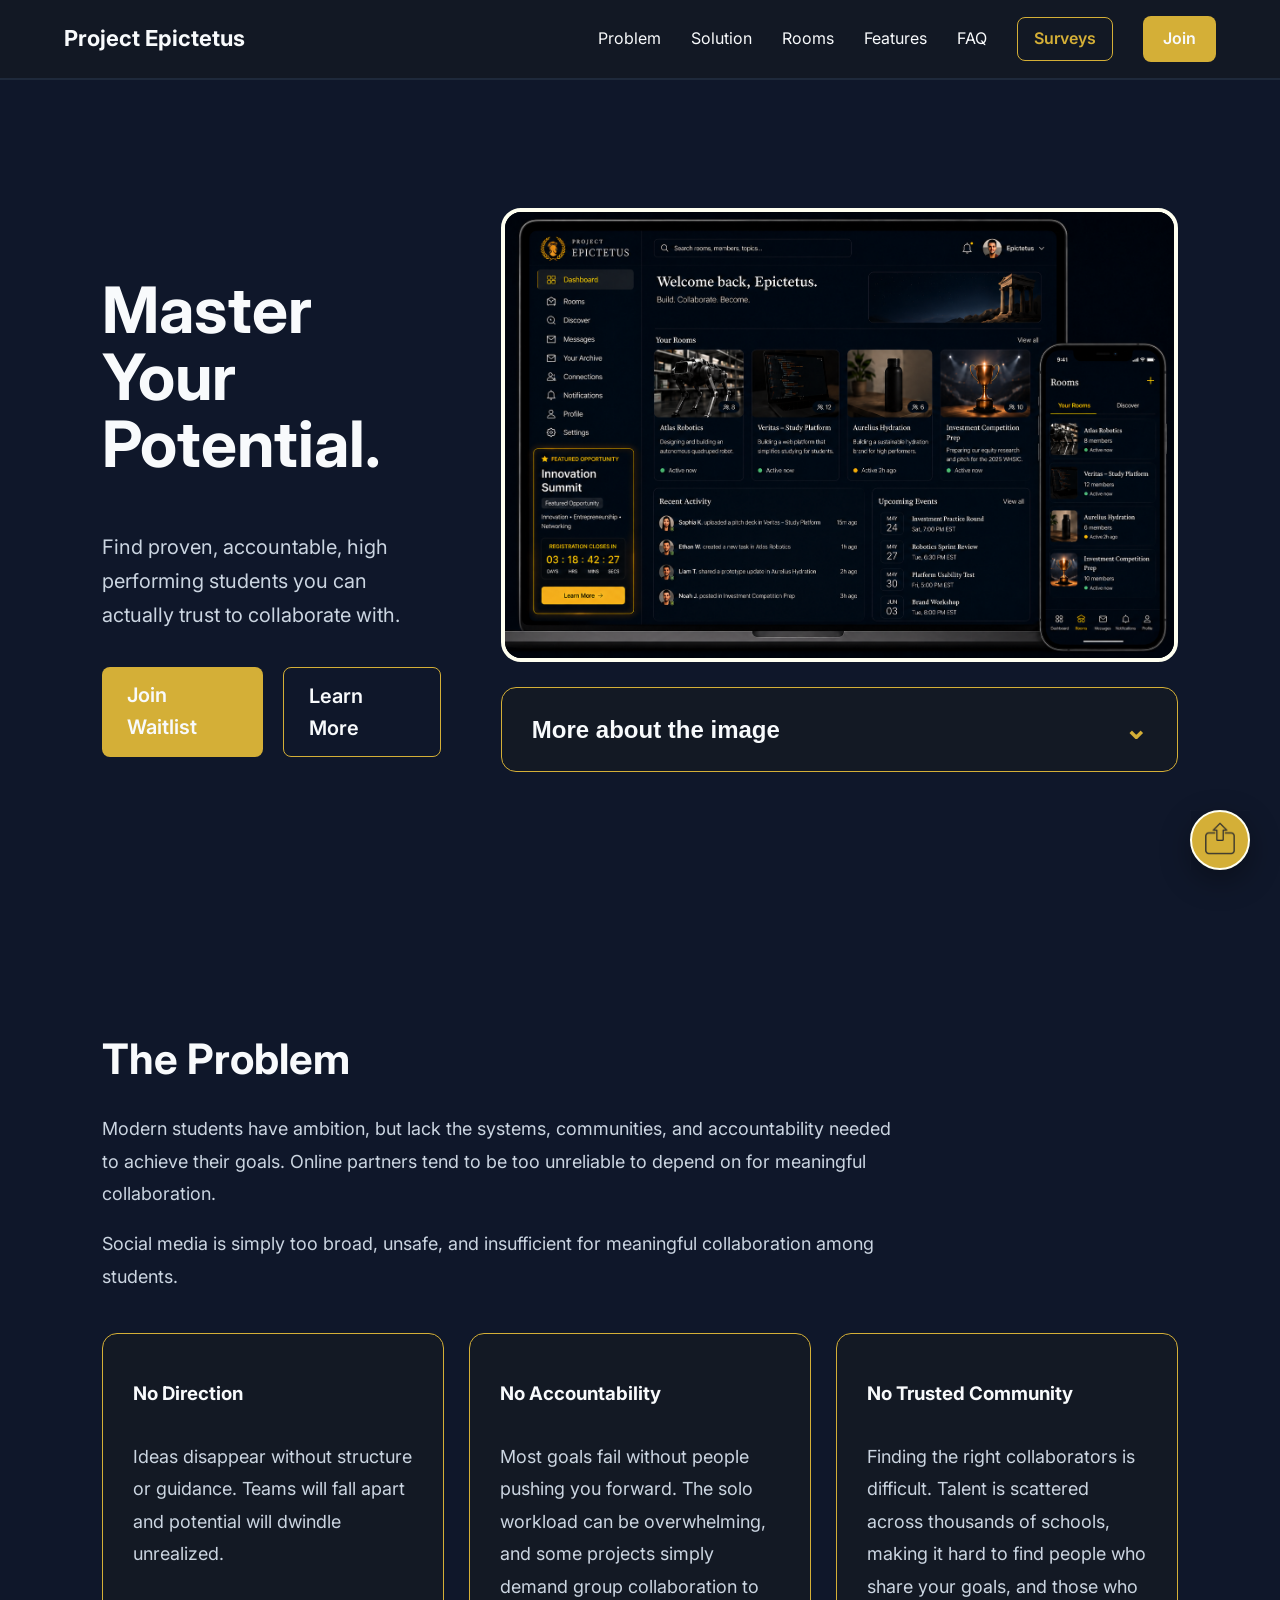
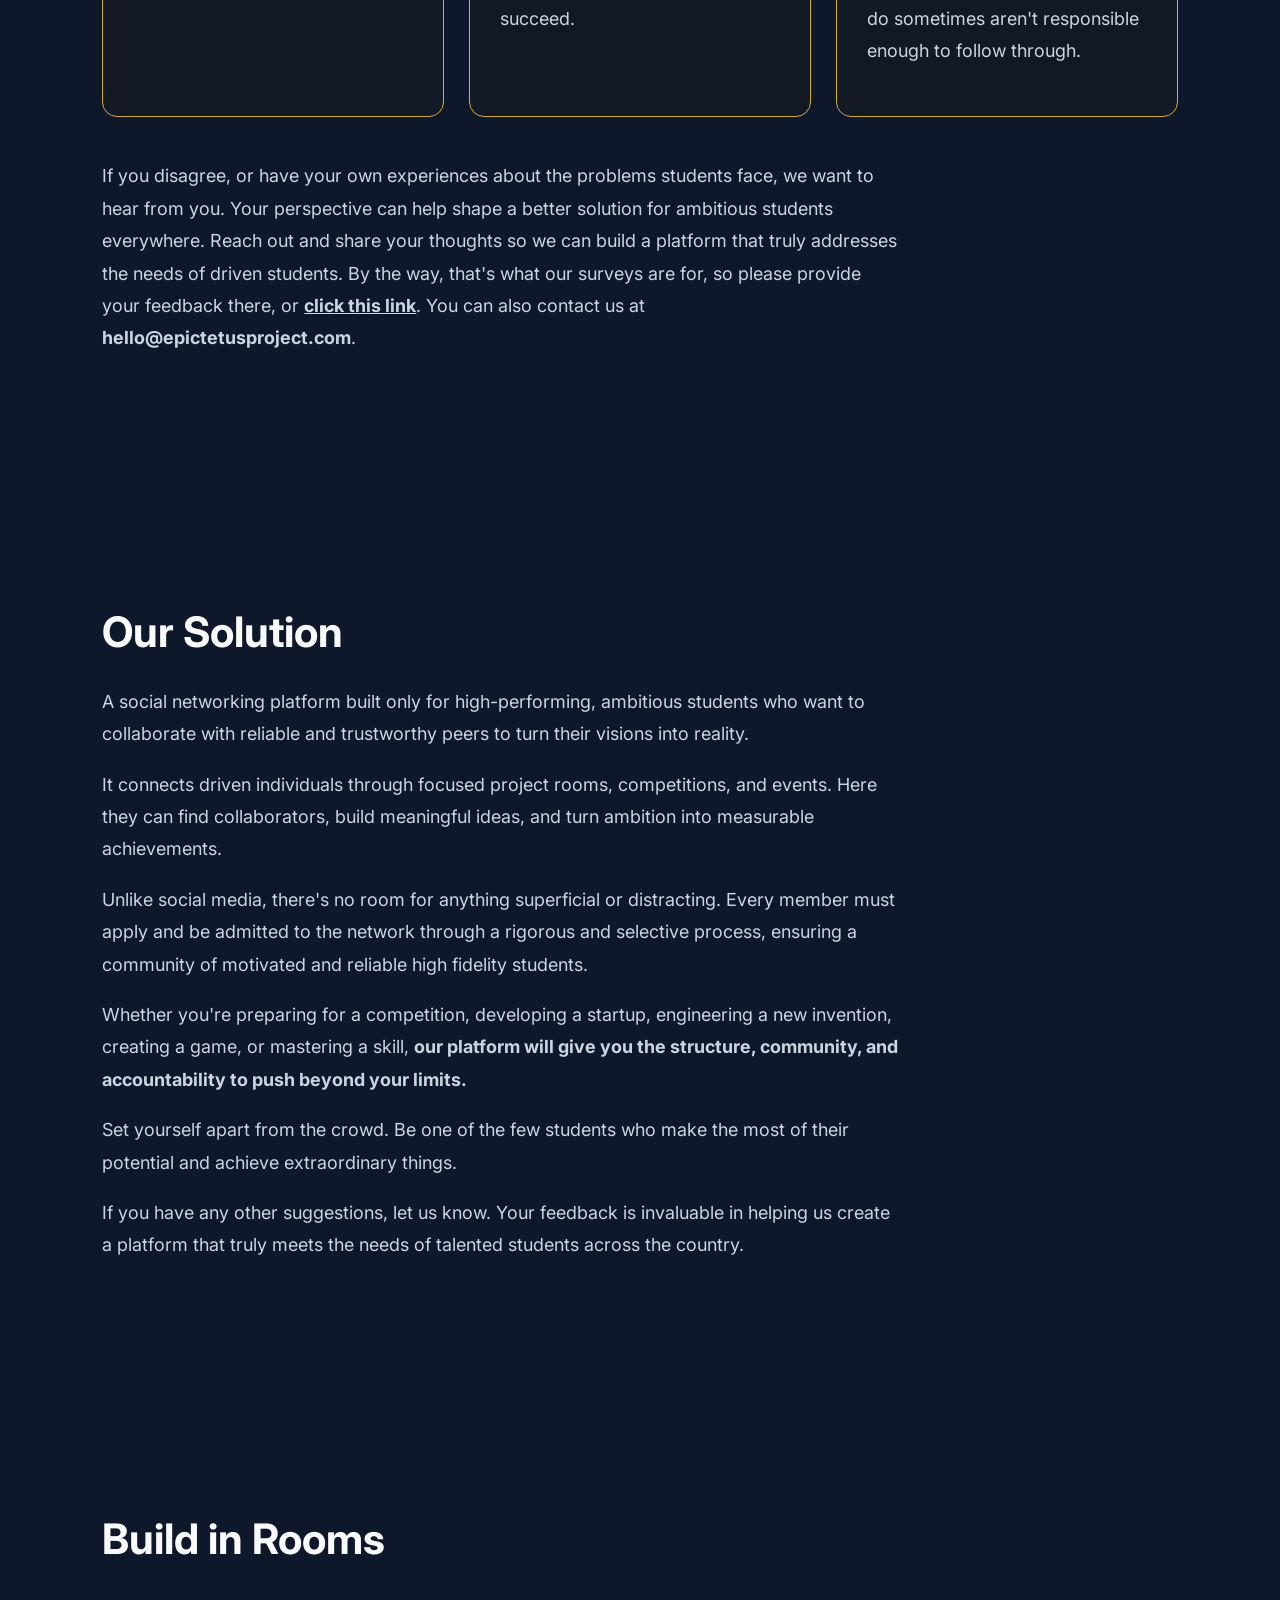
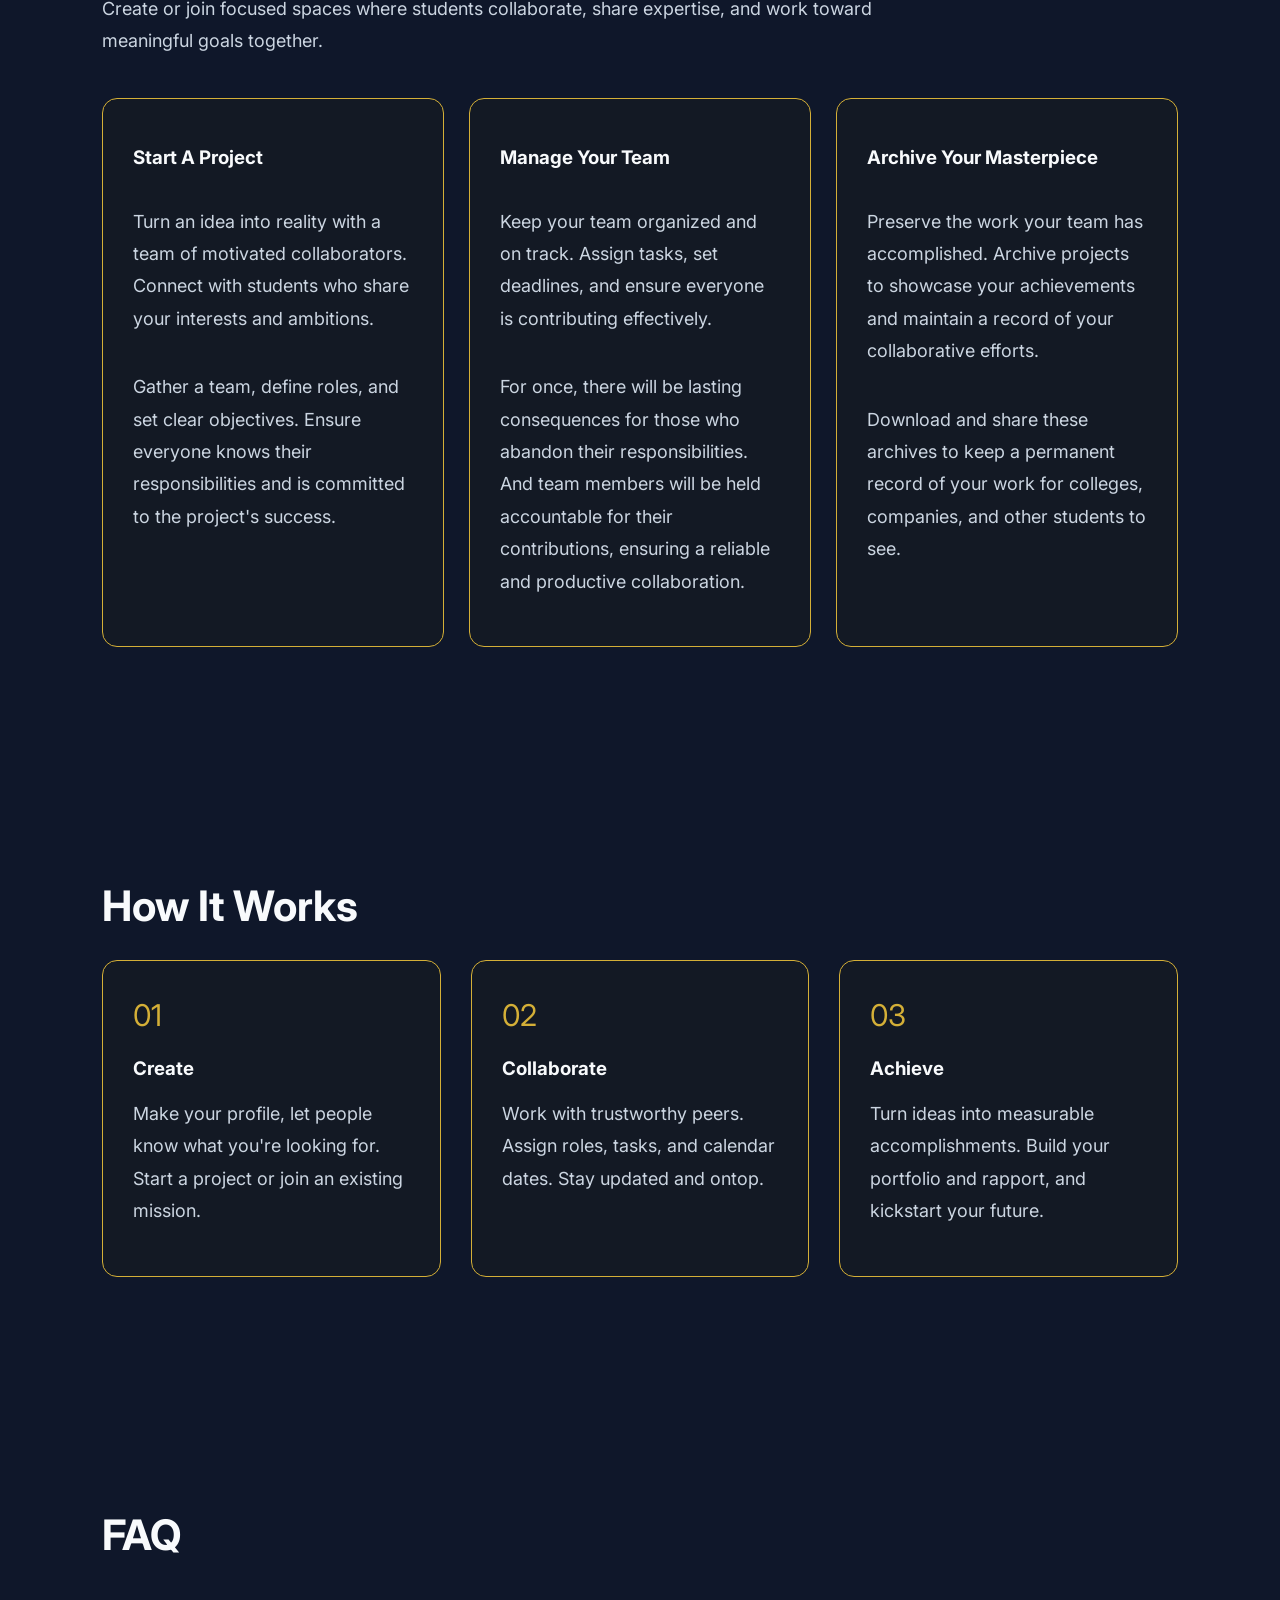
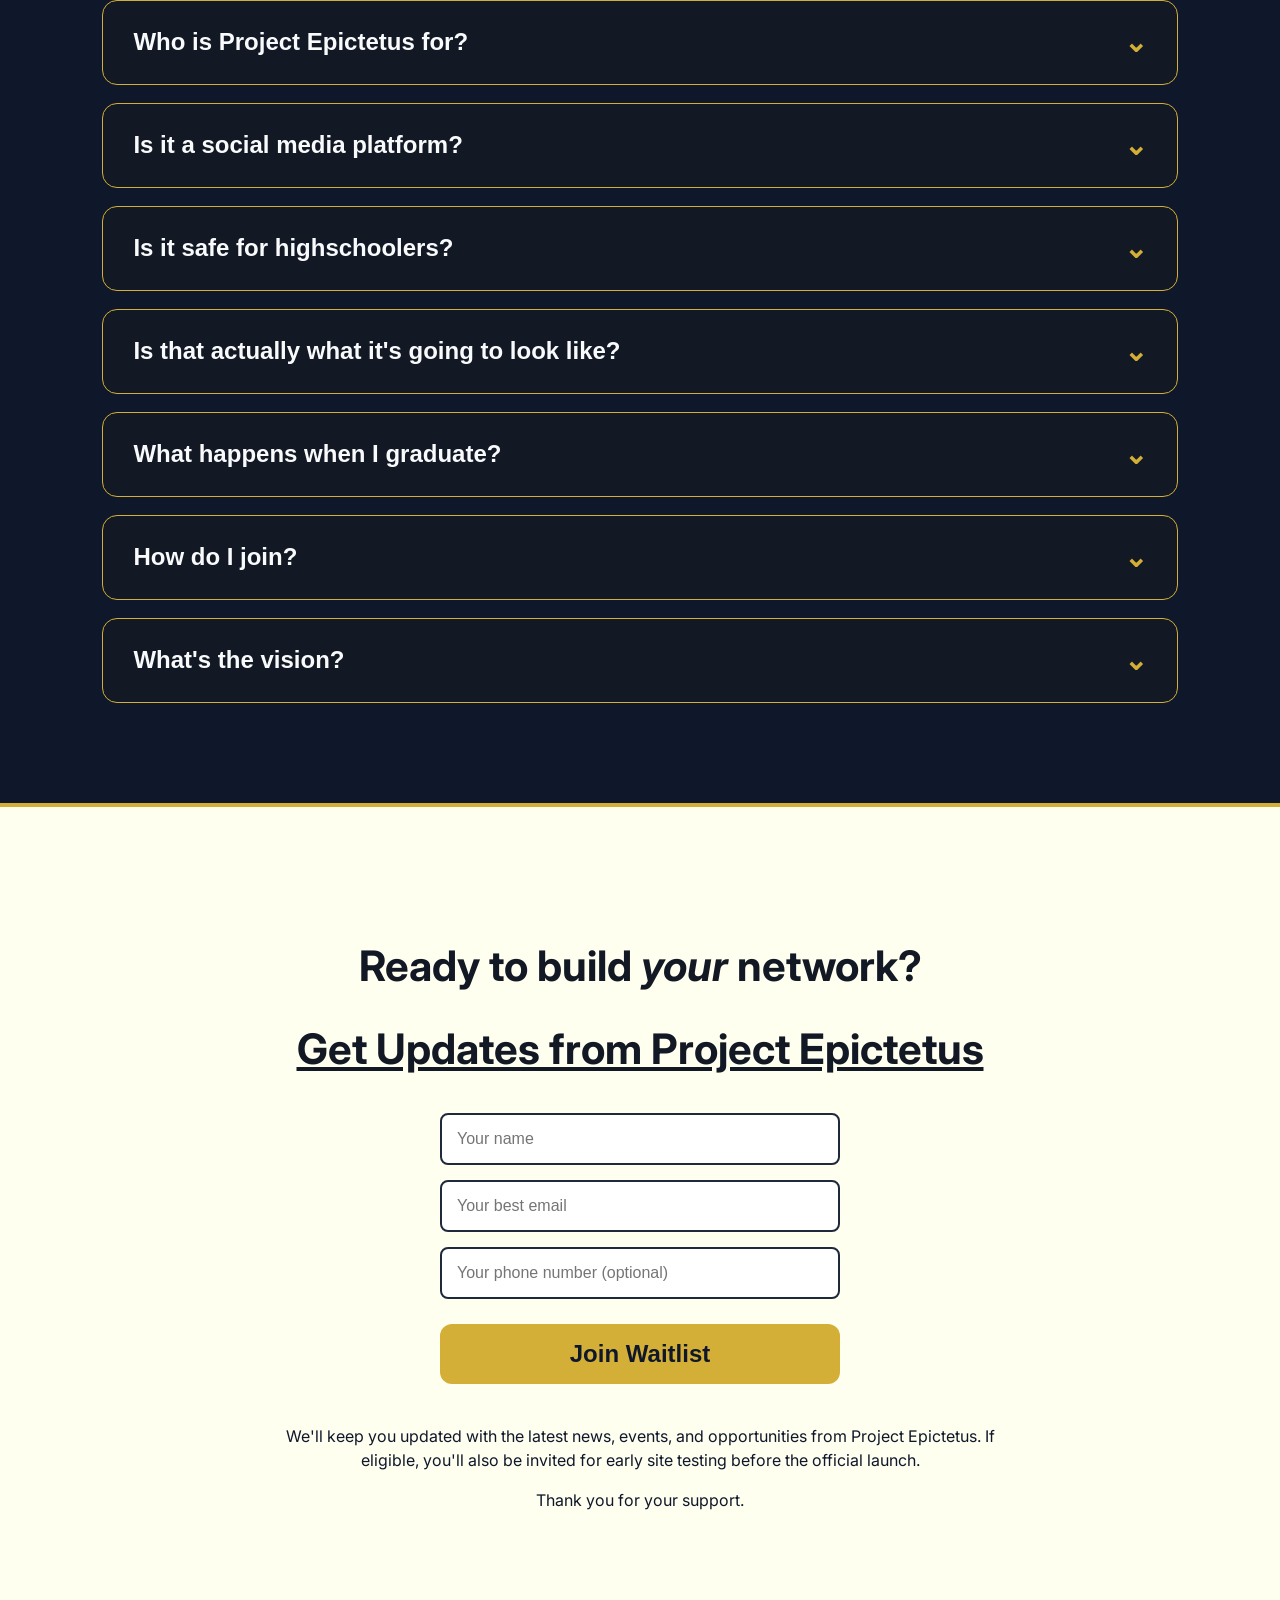
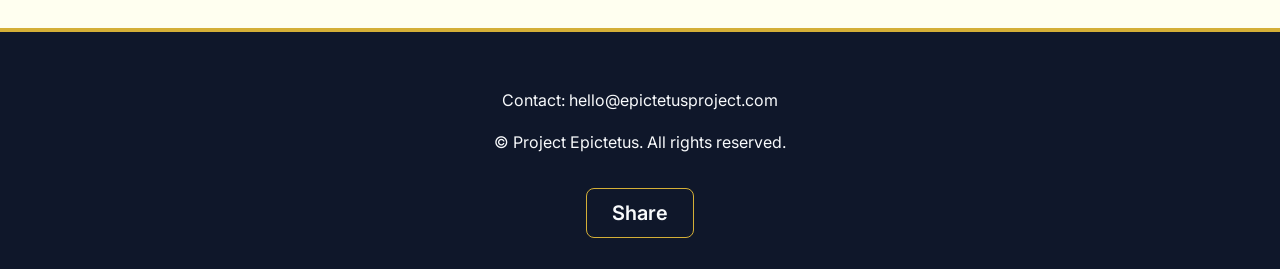
<file: index.html>
<!DOCTYPE html>
<html lang="en">
<head>
    <!-- Google tag (gtag.js) -->
    <script async src="https://www.googletagmanager.com/gtag/js?id=G-EL87YCY7WW"></script>
    <script>
        window.dataLayer = window.dataLayer || [];
        function gtag(){dataLayer.push(arguments);}
        gtag('js', new Date());

        gtag('config', 'G-EL87YCY7WW');
    </script>
    <meta charset="UTF-8">
    <meta name="viewport" content="width=device-width, initial-scale=1.0">
    <meta name="description" content="Project Epictetus connects trustworthy ambitious students to collaborate, build projects, and turn ideas into achievements.">
    <meta name="keywords" content="student collaboration, student entrepreneurs, competitions, projects, ambitious students">
    <meta name="author" content="Project Epictetus">
    <meta property="og:title" content="Project Epictetus">
    <meta property="og:description" content="A community for driven students to turn ambition into action.">
    <meta property="og:image" content="https://epictetusproject.com/imgs/dashboard-showcase.png">
    <meta property="og:url" content="https://epictetusproject.com">

    <title>Project Epictetus</title>
    <link rel="icon" type="image/png" href="imgs/favicon.png">
    <link rel="preconnect" href="https://fonts.googleapis.com">
    <link rel="preconnect" href="https://fonts.gstatic.com" crossorigin>
    <link href="https://fonts.googleapis.com/css2?family=Inter:wght@400;500;600;700;800&display=swap" rel="stylesheet">

    <link rel="stylesheet" href="styles.css">
</head>

<body>

<header>
    <div class="logo">
        <a href="./">Project Epictetus</a>
    </div>

    <nav>
        <a href="#problem">Problem</a>
        <a href="#solution">Solution</a>
        <a href="#rooms">Rooms</a>
        <a href="#features">Features</a>
        <a href="#faq">FAQ</a>
        <a 
            href="/research/" 
            class="survey-button"
        >
            Surveys
        </a>
        <a href="#join" class="button">Join</a>
    </nav>
</header>


<main>

<section class="hero">

    <div class="hero-text">

        <h1>
            Master Your Potential.
        </h1>

        <p>
            Find proven, accountable, high performing students you can actually trust to collaborate with.
        </p>

        <div class="hero-buttons">
            <a href="#join" class="button">
                Join Waitlist
            </a>

            <a href="#problem" class="button secondary">
                Learn More
            </a>
            
        </div>
        
    </div>


    <div class="hero-image">
        <img src="imgs/dashboard-showcase.png" alt="Project Epictetus dashboard">
        <br>
        <div class="faq-item">
            <button class="faq-question">
                <h3>More about the image</h3>
                <span class="faq-arrow">⌄</span>
            </button>
            <div class="faq-answer">
                 <p>
                    <b>This is an AI generated mockup made solely for illustrative purposes and does not represent the final design.</b> The dashboard showcases how students can manage projects, track progress, and collaborate effectively within Project Epictetus. The final design will be developed by professionals and tailored to community feedback.
                </p>
            </div>
        </div>
    </div>

</section>



<section id="problem">

    <h2>The Problem</h2>

    <p>
    Modern students have ambition, but lack the systems,
    communities, and accountability needed to achieve their goals. Online partners tend to be too unreliable to depend on for meaningful collaboration.
    </p>

    <p>
        Social media is simply too broad, unsafe, and insufficient for meaningful collaboration among students.
    </p>

    <div class="cards">

    <div>
    <h3>No Direction</h3>
    <p>Ideas disappear without structure or guidance. Teams will fall apart and  potential will dwindle unrealized.</p>
    </div>

    <div>
    <h3>No Accountability</h3>
    <p>Most goals fail without people pushing you forward. The solo workload can be overwhelming, and some projects simply demand group collaboration to succeed.</p>
    </div>

    <div>
    <h3>No Trusted Community</h3>
    <p>Finding the right collaborators is difficult. Talent is scattered across thousands of schools, making it hard to find people who share your goals, and those who do sometimes aren't responsible enough to follow through.</p>
    </div>
    </div>
    <br>
    <p>
        If you disagree, or have your own experiences about the problems students face, we want to hear from you. Your perspective can help shape a better solution for ambitious students everywhere. Reach out and share your thoughts so we can build a platform that truly addresses the needs of driven students. By the way, that's what our surveys are for, so please provide your feedback there, or <b><a href="/research/"><u>click this link</u></a></b>. You can also contact us at <b><a href="mailto:contact@epictetus.com">hello@epictetusproject.com</a></b>.
    </p>

</section>



<section id="solution">

    <h2>Our Solution</h2>

    <p>A social networking platform built only for high-performing, ambitious students who want to collaborate with reliable and trustworthy peers to turn their visions into reality.</p>

    <p>
        It connects driven individuals through focused project rooms, competitions, and events. Here they can find
        collaborators, build meaningful ideas, and turn ambition into measurable achievements.
    </p>

    <p>
        Unlike social media, there's no room for anything superficial or distracting. Every member must apply and be admitted to the network through a rigorous and selective process, ensuring a community of motivated and reliable high fidelity students.
    </p>
    <p>
        Whether you're preparing for a competition, developing a startup, engineering a new
        invention, creating a game, or mastering a skill, <b>our platform will give you the structure, community, and
        accountability to push beyond your limits.</b>
    </p>
    <p>
        Set yourself apart from the crowd. Be one of the few students who make the most of their potential and achieve extraordinary things.
    </p>
    <p>
        If you have any other suggestions, let us know. Your feedback is invaluable in helping us create a platform that truly meets the needs of talented students across the country.</p>

</section>



<section id="rooms">

    <h2>Build in Rooms</h2>

    <p>
        Create or join focused spaces where students collaborate,
        share expertise, and work toward meaningful goals together.
    </p>

    <div class="cards">

        <div>
            <h3>Start A Project</h3>
            <p>
                Turn an idea into reality with a team of motivated collaborators. Connect with students who share your interests and ambitions.
            </p>
            <p>
                Gather a team, define roles, and set clear objectives. Ensure everyone knows their responsibilities and is committed to the project's success.
            </p>
        </div>

        <div>
            <h3>Manage Your Team</h3>
            <p>
                Keep your team organized and on track. Assign tasks, set deadlines, and ensure everyone is contributing effectively.
            </p>
            <p>
                For once, there will be lasting consequences for those who abandon their responsibilities. And team members will be held accountable for their contributions, ensuring a reliable and productive collaboration.
            </p>
        </div>

        <div>
            <h3>Archive Your Masterpiece</h3>
            <p>
                Preserve the work your team has accomplished. Archive projects to showcase your achievements and maintain a record of your collaborative efforts.
            </p>
            <p>
                Download and share these archives to keep a permanent record of your work for colleges, companies, and other students to see.
            </p>
        </div>

    </div>

</section>



<section id="features">

    <h2>How It Works</h2>

    <div class="steps">

    <div>
    <span>01</span>
    <h3>Create</h3>
    <p>Make your profile, let people know what you're looking for. Start a project or join an existing mission.</p>
    </div>


    <div>
    <span>02</span>
    <h3>Collaborate</h3>
    <p>Work with trustworthy peers. Assign roles, tasks, and calendar dates. Stay updated and ontop.</p>
    </div>


    <div>
    <span>03</span>
    <h3>Achieve</h3>
    <p>Turn ideas into measurable accomplishments. Build your portfolio and rapport, and kickstart your future.</p>
    </div>

    </div>

</section>



<section id="faq">

    <h2>FAQ</h2>

    <div class="faq">

        <div class="faq-item">
            <button class="faq-question">
                <h3>Who is Project Epictetus for?</h3>
                <span class="faq-arrow">⌄</span>
            </button>
            <div class="faq-answer">
                <p>
                    Students who want to accomplish more, but don't have a trustworthy community to collaborate with. Modern online methods hold no accountability on deserters, and people can easily abandon their responsibilities without consequences, leaving some with no choice but to work alone.
                </p>
            </div>
        </div>

        <div class="faq-item">
            <button class="faq-question">
                <h3>Is it a social media platform?</h3>
                <span class="faq-arrow">⌄</span>
            </button>
            <div class="faq-answer">
                <p>
                    No. It is designed around meaningful projects and collaboration. Social media is intentionally left out to keep the focus on real work and meaningful connections. To enter, one must be recommended, apply, and be admitted through a highly selective process.
                </p>
            </div>
        </div>

        <div class="faq-item">
            <button class="faq-question">
                <h3>Is it safe for highschoolers?</h3>
                <span class="faq-arrow">⌄</span>
            </button>
            <div class="faq-answer">
                <p>
                    Yes. With the platform being designed specially for students, safety is our top priority. There will be no private messages and no unauthorized links. Everything will be moderated hands-on, and the rigorous admissions process will ensure that only verified students can join.
                </p>
                <p>
                    And yes, your work will still be kept private. Sensitive information is protected to prevent malicious competition from sabotaging your projects or stealing your ideas.
                </p>
            </div>
        </div>

        <div class="faq-item">
            <button class="faq-question">
                <h3>Is that actually what it's going to look like?</h3>
                <span class="faq-arrow">⌄</span>
            </button>
            <div class="faq-answer">
                <p>
                    The platform is currently being developed. This preview represents the experience we are building toward, not the design we're creating yet. The final design will be developed by professionals, and tailored to community feedback.
                </p>
            </div>
        </div>

        <div class="faq-item">
            <button class="faq-question">
                <h3>What happens when I graduate?</h3>
                <span class="faq-arrow">⌄</span>
            </button>
            <div class="faq-answer">
                <p>
                    Those who graduate will be entered into the Alumni Network, where they can continue to access opportunities, network with professionals, mentor current students, and leverage the community for their future professional endeavors.
                </p>
            </div>
        </div>

        <div class="faq-item">
            <button class="faq-question">
                <h3>How do I join?</h3>
                <span class="faq-arrow">⌄</span>
            </button>
            <div class="faq-answer">
                <p>
                    You can join by signing up for the waitlist through the form provided in the
                    <a href="#join"><b><u>Join Project Epictetus</u></b></a>
                    section. Once you submit your information, you'll be notified for early access, and be able to test the platform before it is widely available to applications across the country. <b>Any personal information you list will be kept confidential and used solely for the purpose of managing the waitlist and notifying you about the platform.</b>
                </p>
            </div>
        </div>

        <div class="faq-item">
            <button class="faq-question">
                <h3>What's the vision?</h3>
                <span class="faq-arrow">⌄</span>
            </button>
            <div class="faq-answer">
                <p>
                    To create a prestigious network for talented students who refuse to be held back by where they are or who they know. We plan to have community events, sponsored competitions, partnered internship opportunities, and top-college partnerships.
                </p>
            </div>
        </div>

    </div>

</section>



<section id="join" class="cta">

    <div id="join-content">

        <h2>
            Ready to build <i>your</i> network?
        </h2>

        <h2>
            <u>Get Updates from Project Epictetus</u>
        </h2>

        <form 
            id="join-form"
            action="https://formspree.io/f/mdaqwrvw"
            method="POST"
        >

            <input 
                type="hidden"
                name="_subject"
                value="New Project Epictetus Waitlist Signup"
            >

            <input 
                type="text"
                name="name"
                placeholder="Your name"
                required
            >

            <input 
                type="email"
                name="email"
                placeholder="Your best email"
                required
            >

            <input
                type="tel"
                name="phone"
                placeholder="Your phone number (optional)"
            >

            <button type="submit" class="final-join">
                Join Waitlist
            </button>

        </form>
        <h3 class="under-waitlist-message">
            We'll keep you updated with the latest news, events, and opportunities from Project Epictetus. If eligible, you'll also be invited for early site testing before the official launch.
        </h3>
        <h3 class="under-waitlist-message">
            Thank you for your support.
        </h3>
    </div>

</section>

</main>



<footer>

    <p>
        Contact:
        <a href="mailto:hello@epictetusproject.com">
            hello@epictetusproject.com
        </a>
    </p>

    <p>
        © Project Epictetus. All rights reserved.
    </p>
    <br>
    <a href="#" class="button secondary" id="share-button">
        Share
    </a>
</footer>
<button id="share-fab" aria-label="Share">
    <img src="imgs/share-icon.png" alt="">
</button>
<script type="module" src="submit.js"></script>
</body>
</html>
</file>
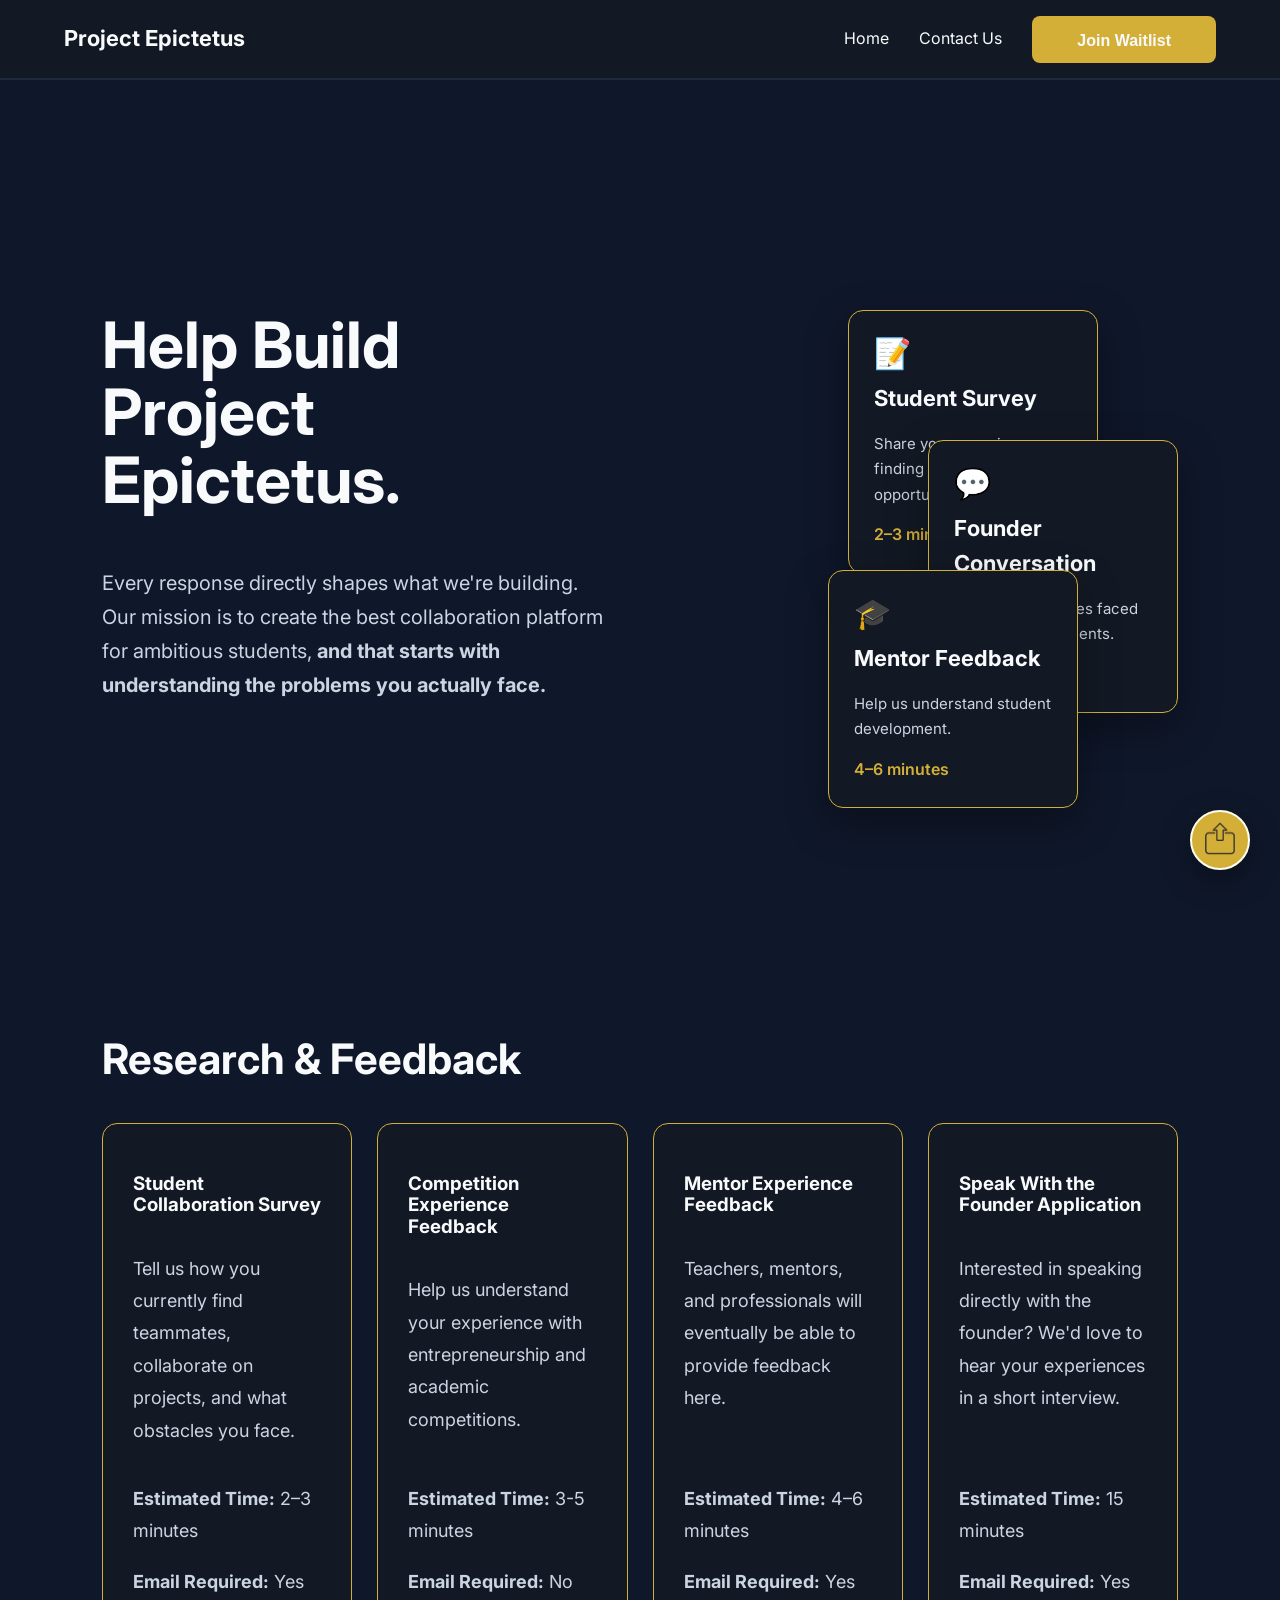
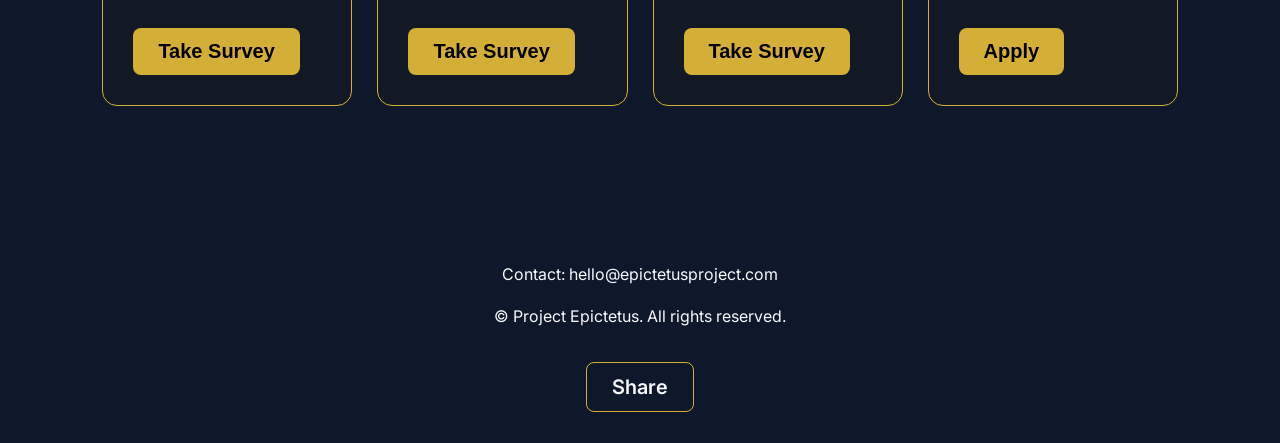
<file: research/index.html>
<!DOCTYPE html>
<html lang="en">

<head>

    <meta charset="UTF-8">
    <meta name="viewport" content="width=device-width, initial-scale=1.0">

    <title>Research | Project Epictetus</title>

    <link rel="icon" type="image/png" href="../imgs/favicon.png">
    <link rel="stylesheet" href="../styles.css">

    <link rel="preconnect" href="https://fonts.googleapis.com">
    <link rel="preconnect" href="https://fonts.gstatic.com" crossorigin>

    <link href="https://fonts.googleapis.com/css2?family=Inter:wght@400;500;600;700;800&display=swap" rel="stylesheet">

</head>

<body>

<header>

    <div class="logo">
        <a href="../">Project Epictetus</a>
    </div>

    <nav>

        <a href="../">Home</a>

        <a href="mailto:hello@epictetusproject.com">Contact Us</a>
        <button>
            <a href="../index.html#join" class="button">
                Join Waitlist
            </a>
        </button>

    </nav>

</header>

<main>

<section class="hero">

    <div class="hero-text">

        <h1>Help Build Project Epictetus.</h1>

        <p>

            Every response directly shapes what we're building.

            Our mission is to create the best collaboration platform for ambitious students, <b>and that starts with understanding the problems you actually face.</b>

        </p>

    </div>

    <div class="hero-cards">

        <div class="floating-card card-one">

            <h3>📝</h3>

            <h4>Student Survey</h4>

            <p>
                Share your experiences finding teammates and opportunities.
            </p>

            <span>2–3 minutes</span>

        </div>


        <div class="floating-card card-two">

            <h3>💬</h3>

            <h4>Founder Conversation</h4>

            <p>
                Discuss challenges faced by ambitious students.
            </p>

            <span>15 minutes</span>

        </div>


        <div class="floating-card card-three">

            <h3>🎓</h3>

            <h4>Mentor Feedback</h4>

            <p>
                Help us understand student development.
            </p>

            <span>4–6 minutes</span>

        </div>

    </div>

</section>



<section>

    <h2 class="research-feedback">Research & Feedback</h2>

    <div class="cards">

        <div>

            <h3>Student Collaboration Survey</h3>

            <p>

                Tell us how you currently find teammates, collaborate on projects, and what obstacles you face.

            </p>
            <div class="card-bottom">
                <p><b>Estimated Time:</b> 2–3 minutes</p>
                <p><b>Email Required:</b> Yes</p>
                <button>

                    <a href="https://forms.gle/FokuuMfcSi85DmbKA" target="_blank">

                        Take Survey

                    </a>

                </button>
            </div>

        </div>



        <div>

            <h3>Competition Experience Feedback</h3>

            <p>

                Help us understand your experience with entrepreneurship and academic competitions.

            </p>
            <div class="card-bottom">
                <p><b>Estimated Time:</b> 3-5 minutes</p>
                <p><b>Email Required:</b> No</p>

                <button>

                    <a href="https://forms.gle/vqHX6WdZsG6bhtHu7" target="_blank">

                        Take Survey

                    </a>
                </button>
            </div>
        </div>



        <div>

            <h3>Mentor Experience Feedback</h3>

            <p>

                Teachers, mentors, and professionals will eventually be able to provide feedback here.

            </p>
            <div class="card-bottom">
                <p><b>Estimated Time:</b> 4–6 minutes</p>
                <p><b>Email Required:</b> Yes</p>
                <button>

                    <a href="https://forms.gle/gopNtrSyuSC6crPk9" target="_blank">

                        Take Survey

                    </a>

                </button>
            </div>

        </div>



        <div>

            <h3>Speak With the Founder Application</h3>

            <p>
                Interested in speaking directly with the founder?
                We'd love to hear your experiences in a short interview.
            </p>

            <div class="card-bottom">
                <p><b>Estimated Time:</b> 15 minutes</p>
                <p><b>Email Required:</b> Yes</p>
                <button>

                    <a href="https://forms.gle/cukcSg9HMirVWB7G8" target="_blank">

                        Apply

                    </a>
                </button>
            </div>

        </div>

    </div>

</section>

</main>

<footer>

    <p>
        Contact:
        <a href="mailto:hello@epictetusproject.com">
            hello@epictetusproject.com
        </a>
    </p>

    <p>
        © Project Epictetus. All rights reserved.
    </p>
    <br>
    <a href="#" class="button secondary" id="share-button">
        Share
    </a>
</footer>
<button id="share-fab" aria-label="Share">
    <img src="../imgs/share-icon.png" alt="">
</button>
</body>

</html>
</file>
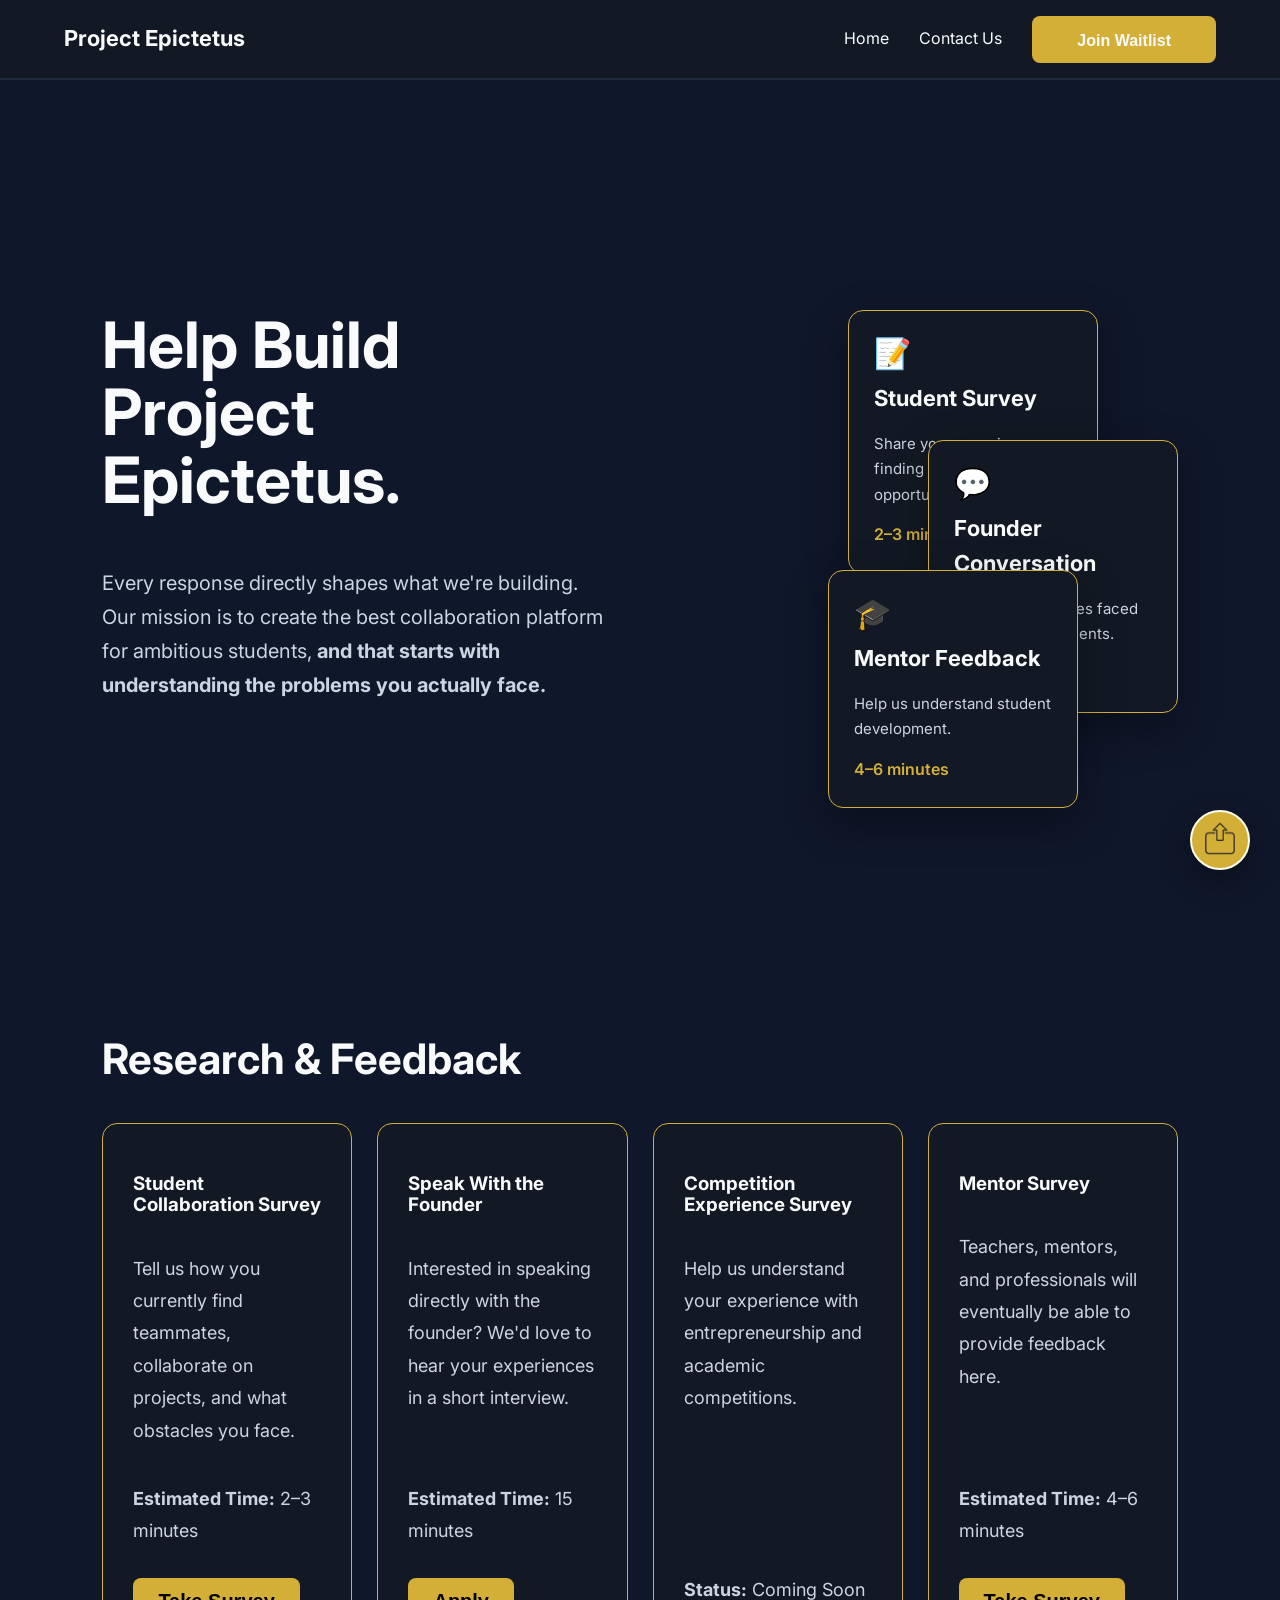
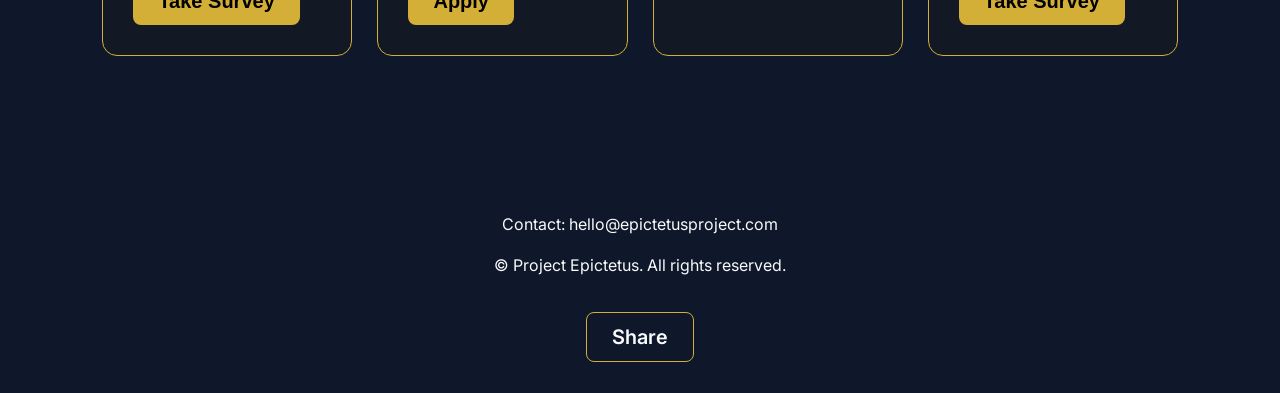
<file: research.html>
<!DOCTYPE html>
<html lang="en">

<head>

    <meta charset="UTF-8">
    <meta name="viewport" content="width=device-width, initial-scale=1.0">

    <title>Research | Project Epictetus</title>

    <link rel="icon" type="image/png" href="imgs/favicon.png">

    <link rel="preconnect" href="https://fonts.googleapis.com">
    <link rel="preconnect" href="https://fonts.gstatic.com" crossorigin>

    <link href="https://fonts.googleapis.com/css2?family=Inter:wght@400;500;600;700;800&display=swap" rel="stylesheet">

    <link rel="stylesheet" href="styles.css">

</head>

<body>

<header>

    <div class="logo">
        <a href="index.html">Project Epictetus</a>
    </div>

    <nav>

        <a href="index.html">Home</a>

        <a href="mailto:hello@epictetusproject.com">Contact Us</a>
        <button>
            <a href="index.html#join" class="button">
                Join Waitlist
            </a>
        </button>

    </nav>

</header>

<main>

<section class="hero">

    <div class="hero-text">

        <h1>Help Build Project Epictetus.</h1>

        <p>

            Every response directly shapes what we're building.

            Our mission is to create the best collaboration platform for ambitious students, <b>and that starts with understanding the problems you actually face.</b>

        </p>

    </div>

    <div class="hero-cards">

        <div class="floating-card card-one">

            <h3>📝</h3>

            <h4>Student Survey</h4>

            <p>
                Share your experiences finding teammates and opportunities.
            </p>

            <span>2–3 minutes</span>

        </div>


        <div class="floating-card card-two">

            <h3>💬</h3>

            <h4>Founder Conversation</h4>

            <p>
                Discuss challenges faced by ambitious students.
            </p>

            <span>15 minutes</span>

        </div>


        <div class="floating-card card-three">

            <h3>🎓</h3>

            <h4>Mentor Feedback</h4>

            <p>
                Help us understand student development.
            </p>

            <span>4–6 minutes</span>

        </div>

    </div>

</section>



<section>

    <h2 class="research-feedback">Research & Feedback</h2>

    <div class="cards">

        <div>

            <h3>Student Collaboration Survey</h3>

            <p>

                Tell us how you currently find teammates, collaborate on projects, and what obstacles you face.

            </p>
            <div class="card-bottom">
                <p><b>Estimated Time:</b> 2–3 minutes</p>

                <button>

                    <a href="https://forms.gle/FokuuMfcSi85DmbKA" target="_blank">

                        Take Survey

                    </a>

                </button>
            </div>

        </div>



        <div>

            <h3>Speak With the Founder</h3>

            <p>
                Interested in speaking directly with the founder?
                We'd love to hear your experiences in a short interview.
            </p>

            <div class="card-bottom">
                <p><b>Estimated Time:</b> 15 minutes</p>

                <button>

                    <a href="https://forms.gle/cukcSg9HMirVWB7G8" target="_blank">

                        Apply

                    </a>
                </button>
            </div>

        </div>



        <div>

            <h3>Competition Experience Survey</h3>

            <p>

                Help us understand your experience with entrepreneurship and academic competitions.

            </p>
            <div class="card-bottom">
                <p><b>Status:</b> Coming Soon</p>
            </div>
        </div>



        <div>

            <h3>Mentor Survey</h3>

            <p>

                Teachers, mentors, and professionals will eventually be able to provide feedback here.

            </p>
            <div class="card-bottom">
                <p><b>Estimated Time:</b> 4–6 minutes</p>

                <button>

                    <a href="https://forms.gle/gopNtrSyuSC6crPk9" target="_blank">

                        Take Survey

                    </a>

                </button>
            </div>

        </div>

    </div>

</section>

</main>

<footer>

    <p>
        Contact:
        <a href="mailto:hello@epictetusproject.com">
            hello@epictetusproject.com
        </a>
    </p>

    <p>
        © Project Epictetus. All rights reserved.
    </p>
    <br>
    <a href="#" class="button secondary" id="share-button">
        Share
    </a>
</footer>
<button id="share-fab" aria-label="Share">
    <img src="imgs/share-icon.png" alt="">
</button>
</body>

</html>
</file>
<file: styles.css>
:root {

    --background: #0F172A;
    --surface: #131924;
    --surface-light: #1E293B;

    --text: #F8FAFC;
    --muted: #CBD5E1;

    --accent: #D4AF37;

}



* {
    box-sizing: border-box;
}



html {
    scroll-behavior: smooth;
}



body {

    margin: 0;
    font-family: "Inter", sans-serif;

    background: var(--background);
    color: var(--text);

    line-height: 1.6;
}

a {
    text-decoration: none;
    color: inherit;
}

header {

    position: fixed;

    top:0;
    left:0;
    right:0;

    height:80px;

    display:flex;
    justify-content:space-between;
    align-items:center;

    padding:0 5%;

    background:rgba(19,25,36,.95);

    border-bottom:2px solid var(--surface-light);

    z-index:10;

}



.logo {

    font-size:22px;
    font-weight:700;

}



nav {

    display:flex;
    align-items:center;
    gap:30px;

}



nav a {

    color:var(--text);
    text-decoration:none;

}

nav .button {

    font-size:16px;
    padding:10px 20px;
}


button,
.button {

    background:var(--accent);

    border:none;

    padding:12px 25px;

    border-radius:8px;

    font-weight:600;

    font-size:20px;

    cursor:pointer;

}

.secondary {

    background:transparent;
    border:1px solid var(--accent);
    color:var(--text);
}

main {

    padding-top:80px;

}



section {

    padding:100px 8%;

}



.hero {

    min-height:calc(100vh - 80px);

    display:flex;

    align-items:center;

    gap:60px;

}

h1, h2, h3 {
    line-height: 1.15;
}

.hero-text {

    flex:0.5;

}



.hero h1 {

    font-size:64px;

    line-height:1.05;

}



.hero p {

    font-size:20px;

    color:var(--muted);

    line-height: 1.7;
}



.hero-image {

    flex:1;
    display: flex;
    flex-direction: column;
    align-items: flex-end;

}



.hero-image img {

    width:100%;

    border-radius:20px;

    border:4px solid #FFFFF0;
}



.hero-buttons {

    display:flex;
    gap:20px;

    margin-top:35px;

}








h2 {

    font-size:42px;

    margin-bottom:30px;

}



section p {

    color:var(--muted);

    max-width:800px;

    font-size:18px;

    line-height: 1.8;
}




.cards {

    display:grid;

    grid-template-columns:repeat(auto-fit,minmax(250px,1fr));

    gap:25px;

    margin-top:40px;

}



.cards > div,
.steps div {

    background: var(--surface);

    padding: 30px;

    border-radius: 15px;

    border: 1px solid var(--accent);

}

.cards > div {

    background: var(--surface);

    padding: 30px;

    border-radius: 15px;

    border: 1px solid var(--accent);

    display: flex;
    flex-direction: column;

}

.card-bottom {

    margin-top: auto;

}

.card-bottom button {

    margin-top: 12px;

}

.steps {

    display:grid;

    grid-template-columns:repeat(3,1fr);

    gap:30px;

}



.steps span {

    color:var(--accent);

    font-size:30px;

}



.cta {

    text-align:center;

    background: ivory;

    color: var(--surface);

    border-top: 4px solid var(--accent);

    border-bottom: 4px solid var(--accent);

}

.faq {
    display: flex;
    flex-direction: column;
    gap: 18px;
    margin-top: 40px;
}

.faq-item {
    background: var(--surface);
    border: 1px solid var(--accent);
    border-radius: 15px;
    overflow: hidden;
}

.faq-question {

    width: 100%;

    display: flex;
    justify-content: space-between;
    align-items: center;

    padding: 25px 30px;

    background: transparent;
    color: var(--text);

    border: none;
    cursor: pointer;
}

.faq-question h3 {
    margin: 0;
    font-size: 24px;
    text-align: left;
}

.faq-arrow {
    font-size: 28px;
    color: var(--accent);
    transition: transform .25s ease;
}

.faq-answer {
    max-height: 0;
    overflow: hidden;
    transition: max-height .3s ease;
}

.faq-answer p {
    margin: 0;
    padding: 0 30px 30px;
}

.faq-item.active .faq-answer {
    max-height: 350px;
}

.faq-item.active .faq-arrow {
    transform: rotate(180deg);
}


#join-form {

    display:flex;
    flex-direction:column;

    gap:15px;

    max-width:400px;

    margin:40px auto;

}


#join-form input {

    padding:15px;

    border-radius:8px;

    border: 2px solid var(--surface-light);

    font-size:16px;

}

.final-join {
    padding: 16px 45px;
    margin-top: 10px;
    font-size: 24px;
    border-radius: 12px;
    color: var(--background)
}

.survey-button {

    color:var(--accent);

    font-weight:600;

    padding: 8px 16px;

    border:1px solid var(--accent);

    border-radius:8px;

}


.under-waitlist-message {
    margin-top: 15px;
    font-size: 16px;
    color: var(--background);
    align-self: center;
    text-align: center;
    font-weight: 400;
    line-height: 1.5;
    padding: 0 15%;
}

footer {

    padding:40px;

    text-align:center;

}

#share-fab {

    position: fixed;

    right: 30px;
    bottom: 30px;

    width: 60px;
    height: 60px;

    background: var(--accent);

    border: 2px solid #FFFFF0;

    border-radius: 50%;

    display: flex;
    justify-content: center;
    align-items: center;

    cursor: pointer;

    box-shadow: 0 10px 30px rgba(0,0,0,.35);

    transition: .2s;

    z-index: 1000;

}

#share-fab img {

    width: 60px;
    height: 60px;

    object-fit: contain;

}

.hero-cards {

    flex: 0.5;

    position: relative;

    height: 400px;

}


.floating-card {

    position: absolute;

    width: 250px;

    background: var(--surface);

    border: 1px solid var(--accent);

    border-radius: 15px;

    padding: 25px;

    box-shadow: 0 15px 40px rgba(0,0,0,.35);

}


.floating-card h3 {

    font-size: 30px;

    margin: 0 0 10px;

}


.floating-card h4 {

    font-size: 22px;

    margin: 0 0 10px;

}


.floating-card p {

    font-size: 15px;

    color: var(--muted);

}


.floating-card span {

    color: var(--accent);

    font-weight: 600;

}


.card-one {

    top: 20px;

    right: 80px;

}


.card-two {

    top: 150px;

    right: 0;

}


.card-three {

    top: 280px;

    right: 100px;

}

@media(max-width:1200px){

    .hero {
        gap:30px;
    }

    .hero-buttons {
        display:flex;
        gap:20px;
        margin-top:35px;
    }

    .hero-buttons .button {
        width:fit-content;
    }

}
@media(max-width:1100px){

    .hero {

        min-height: auto;

        padding-top: 60px;

        padding-bottom: 40px;

        flex-direction:column;
        text-align:center;
    }

    .hero-buttons {
        justify-content:center;
        flex-direction:row;
        width:100%;
    }

    .hero-buttons .button {
        width:auto;
    }

    .hero-cards {

        display:none;

    }

}

@media(max-width:900px){


    nav a:not(.button):not(.survey-button) {

        display:none;

    }


    .hero h1 {

        font-size:42px;

    }


    .steps {

        grid-template-columns:1fr;

    }

}

@media(max-width:600px){
    .research-feedback {
        font-size: 38px;
    }
}
@media(max-width:450px){

    .logo {
        font-size: 20px;
    }

    .research-feedback {
        font-size: 32px;
        text-align: center;
    }
}
</file>
